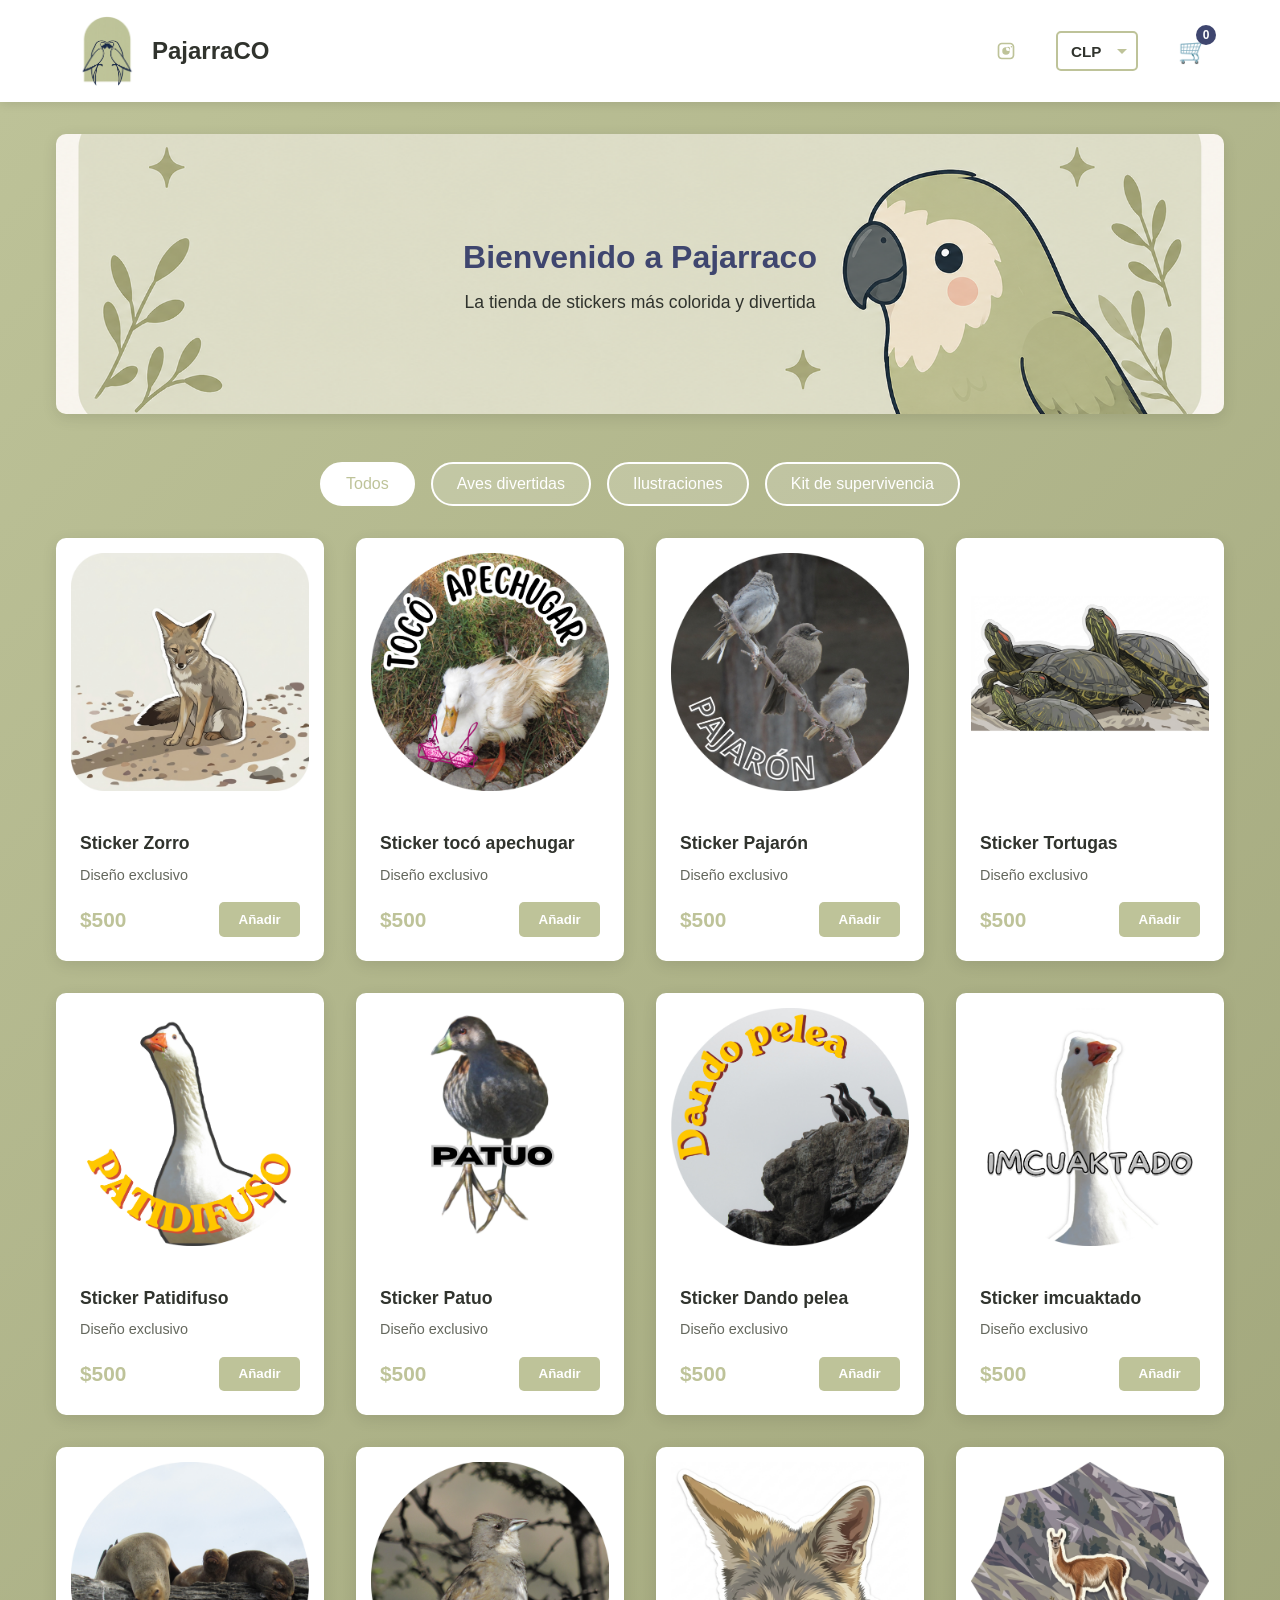
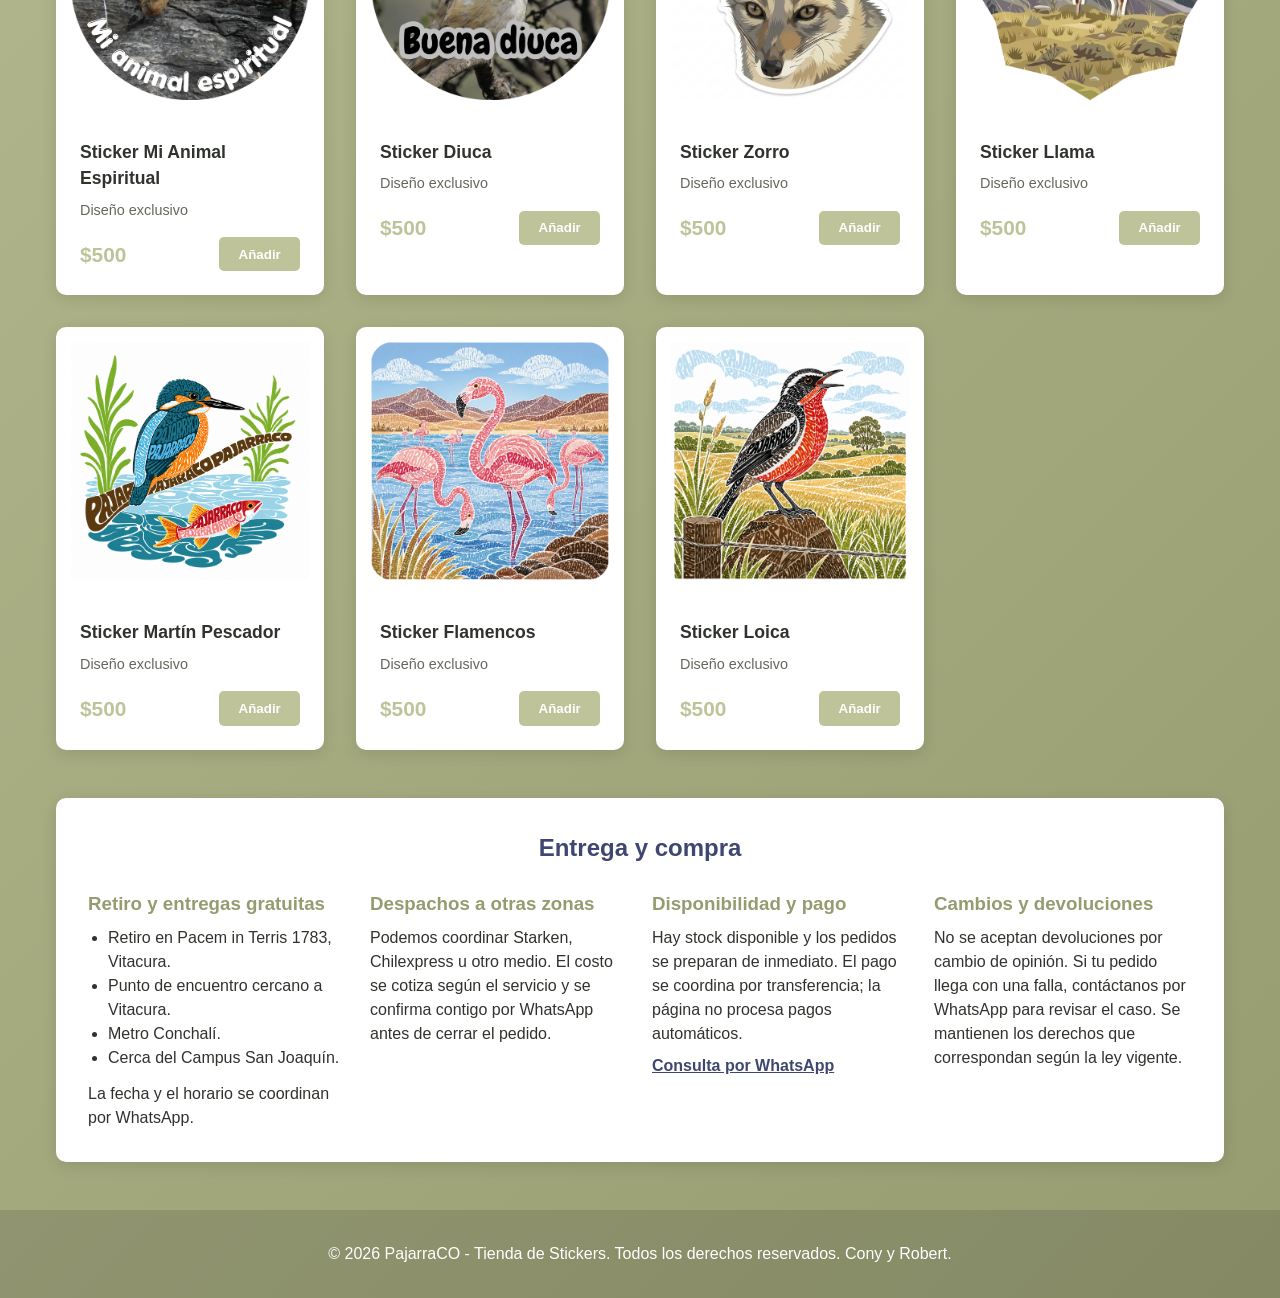
<file: index.html>
<!DOCTYPE html>
<html lang="es">
<head>
    <meta charset="UTF-8">
    <meta name="viewport" content="width=device-width, initial-scale=1.0">
    <title>PajarraCO - Tienda de Stickers</title>
    <link rel="stylesheet" href="styles.css">
</head>
<body data-whatsapp-phone="56975297791">
    <header>
        <nav>
            <a href="#" class="logo">
                <img src="assets/images/logos.png" alt="Logo Pajarraco" class="logo-img">
                PajarraCO
            </a>
            <div class="nav-right">
                <a href="https://www.instagram.com/pajarra_co" target="_blank" rel="noopener noreferrer" class="instagram-btn" aria-label="Instagram @pajarra_co" title="Instagram @pajarra_co">
                    <!-- Instagram SVG icon -->
                    <svg xmlns="http://www.w3.org/2000/svg" viewBox="0 0 24 24" width="20" height="20" fill="currentColor" aria-hidden="true">
                        <path d="M7 2C4.243 2 2 4.243 2 7v10c0 2.757 2.243 5 5 5h10c2.757 0 5-2.243 5-5V7c0-2.757-2.243-5-5-5H7zm0 2h10c1.654 0 3 1.346 3 3v10c0 1.654-1.346 3-3 3H7c-1.654 0-3-1.346-3-3V7c0-1.654 1.346-3 3-3zm5 3.5A4.5 4.5 0 1 0 16.5 12 4.505 4.505 0 0 0 12 7.5zm0 2A2.5 2.5 0 1 1 14.5 12 2.503 2.503 0 0 1 12 9.5zM18.5 6a.9.9 0 1 1-.9.9.9.9 0 0 1 .9-.9z"/>
                    </svg>
                </a>
                <select id="currencySelect" class="currency-selector">
                    <option value="clp">CLP</option>
                    <option value="usd">USD</option>
                </select>
                <div class="cart-icon" id="cartIcon">
                    🛒
                    <span class="cart-count" id="cartCount">0</span>
                </div>
            </div>
        </nav>
    </header>

    <main>
        <div class="hero">
            <h1>Bienvenido a Pajarraco</h1>
            <p>La tienda de stickers más colorida y divertida </p>
        </div>

        <div class="filters">
            <button class="filter-btn active" data-filter="all">Todos</button>
            <button class="filter-btn" data-filter="aves">Aves divertidas</button>
            <button class="filter-btn" data-filter="ilustraciones">Ilustraciones</button>
            <button class="filter-btn" data-filter="kit">Kit de supervivencia</button>
        </div>

        <div class="products-grid" id="productsGrid">
            <!-- Los productos se cargarán aquí con JavaScript -->
        </div>

        <section class="store-info" aria-labelledby="storeInfoTitle">
            <h2 id="storeInfoTitle">Entrega y compra</h2>
            <div class="store-info-grid">
                <article>
                    <h3>Retiro y entregas gratuitas</h3>
                    <ul>
                        <li>Retiro en Pacem in Terris 1783, Vitacura.</li>
                        <li>Punto de encuentro cercano a Vitacura.</li>
                        <li>Metro Conchalí.</li>
                        <li>Cerca del Campus San Joaquín.</li>
                    </ul>
                    <p>La fecha y el horario se coordinan por WhatsApp.</p>
                </article>
                <article>
                    <h3>Despachos a otras zonas</h3>
                    <p>Podemos coordinar Starken, Chilexpress u otro medio. El costo se cotiza según el servicio y se confirma contigo por WhatsApp antes de cerrar el pedido.</p>
                </article>
                <article>
                    <h3>Disponibilidad y pago</h3>
                    <p>Hay stock disponible y los pedidos se preparan de inmediato. El pago se coordina por transferencia; la página no procesa pagos automáticos.</p>
                    <p><a href="https://wa.me/56975297791">Consulta por WhatsApp</a></p>
                </article>
                <article>
                    <h3>Cambios y devoluciones</h3>
                    <p>No se aceptan devoluciones por cambio de opinión. Si tu pedido llega con una falla, contáctanos por WhatsApp para revisar el caso. Se mantienen los derechos que correspondan según la ley vigente.</p>
                </article>
            </div>
        </section>
    </main>

    <footer>
        <p>&copy; 2026 PajarraCO - Tienda de Stickers. Todos los derechos reservados. Cony y Robert. </p>
    </footer>

    <!-- Modal del Carrito -->
    <div class="modal" id="cartModal">
        <div class="modal-content">
            <div class="modal-header">
                <h2>Tu Carrito</h2>
                <button class="close-btn" id="closeCart">&times;</button>
            </div>
            <div id="cartItems"></div>
            <div class="cart-summary">
                <div class="summary-row">
                    <span>Subtotal:</span>
                    <span id="subtotal">$0</span>
                </div>
                <div class="summary-row">
                    <span>Envío:</span>
                    <span id="shipping">$0</span>
                </div>
                <div class="summary-row total">
                    <span>Total:</span>
                    <span id="total">$0</span>
                </div>
            </div>
            <div class="checkout-fields">
                <label for="customerName">Nombre y apellido</label>
                <input id="customerName" type="text" autocomplete="name" maxlength="100" required>

                <label for="deliveryMethod">¿Cómo prefieres recibir tu pedido?</label>
                <select id="deliveryMethod" required>
                    <option value="">Elige una opción</option>
                    <option value="pickup">Retiro gratuito en Pacem in Terris 1783, Vitacura</option>
                    <option value="vitacura">Entrega gratuita en un punto cercano a Vitacura</option>
                    <option value="conchali">Entrega gratuita en Metro Conchalí</option>
                    <option value="san-joaquin">Entrega gratuita cerca del Campus San Joaquín</option>
                    <option value="courier">Despacho por Starken, Chilexpress u otro (costo por cotizar)</option>
                </select>

                <div id="courierAddressGroup" hidden>
                    <label for="courierAddress">Comuna y dirección de destino</label>
                    <textarea id="courierAddress" rows="2" maxlength="240" autocomplete="street-address"></textarea>
                </div>

                <label for="deliveryNotes">Preferencia de horario o indicaciones (opcional)</label>
                <textarea id="deliveryNotes" rows="2" maxlength="300"></textarea>
            </div>
            <p class="checkout-note">El pedido se envía por WhatsApp. El pago se coordina por transferencia; este sitio no procesa pagos automáticos.</p>
            <button class="checkout-btn" id="checkoutBtn" type="button">Pedir por WhatsApp</button>
        </div>
    </div>

    <script src="shop.js"></script>
    <script>
        // Tasas de conversión (ejemplo - actualizar según sea necesario)
        const exchangeRate = {
            clp: 1,      // Base
            usd: 0.0012  // 1 CLP ≈ 0.0012 USD
        };

        // Base de datos de productos
        const products = [
            { 
                id: 1, 
                name: 'Sticker Zorro', 
                category: 'ilustraciones', 
                price: 500, 
                image: 'assets/images/zorro.png'
            },
            { 
                id: 2, 
                name: 'Sticker tocó apechugar', 
                category: 'aves', 
                price: 500, 
                image: 'assets/images/apechugar.png'
            },
            { 
                id: 3, 
                name: 'Sticker Pajarón', 
                category: 'aves', 
                price: 500, 
                image: 'assets/images/pajaron.png'
            },
            { 
                id: 4, 
                name: 'Sticker Tortugas', 
                category: 'ilustraciones', 
                price: 500, 
                image: 'assets/images/tortugas.png'
            },
            { 
                id: 5, 
                name: 'Sticker Patidifuso', 
                category: 'aves', 
                price: 500, 
                image: 'assets/images/patidifuso.png'
            },
            { 
                id: 6, 
                name: 'Sticker Patuo', 
                category: 'aves', 
                price: 500, 
                image: 'assets/images/patuo.png'
            },
            { 
                id: 7, 
                name: 'Sticker Dando pelea', 
                category: 'kit', 
                price: 500, 
                image: 'assets/images/dando pelea.png'
            },
            { 
                id: 8, 
                name: 'Sticker imcuaktado', 
                category: 'aves', 
                price: 500, 
                image: 'assets/images/imcuaktado.png'
            },
            { 
                id: 9, 
                name: 'Sticker Mi Animal Espiritual', 
                category: 'kit', 
                price: 500, 
                image: 'assets/images/animalespiritual.png'
            },
            { 
                id: 10, 
                name: 'Sticker Diuca', 
                category: 'aves', 
                price: 500, 
                image: 'assets/images/diuca.png'
            },
            { 
                id: 11, 
                name: 'Sticker Zorro', 
                category: 'ilustraciones', 
                price: 500, 
                image: 'assets/images/zorro2.png'
            },
            { 
                id: 12, 
                name: 'Sticker Llama', 
                category: 'ilustraciones', 
                price: 500, 
                image: 'assets/images/llama.png'
            },
            { 
                id: 13, 
                name: 'Sticker Martín Pescador', 
                category: 'ilustraciones', 
                price: 500, 
                image: 'assets/images/martin.png'
            },
            { 
                id: 14, 
                name: 'Sticker Flamencos', 
                category: 'ilustraciones', 
                price: 500, 
                image: 'assets/images/flamenco.png'
            },
            { 
                id: 15, 
                name: 'Sticker Loica', 
                category: 'ilustraciones', 
                price: 500, 
                image: 'assets/images/loica.png'
            },
        ];

        let cart = [];
        let currentFilter = 'all';
        let currentCurrency = 'clp';

        // Elementos del DOM
        const productsGrid = document.getElementById('productsGrid');
        const cartIcon = document.getElementById('cartIcon');
        const cartModal = document.getElementById('cartModal');
        const closeCartBtn = document.getElementById('closeCart');
        const checkoutBtn = document.getElementById('checkoutBtn');
        const filterBtns = document.querySelectorAll('.filter-btn');
        const currencySelect = document.getElementById('currencySelect');
        const customerNameInput = document.getElementById('customerName');
        const deliveryMethodSelect = document.getElementById('deliveryMethod');
        const courierAddressGroup = document.getElementById('courierAddressGroup');
        const courierAddressInput = document.getElementById('courierAddress');
        const deliveryNotesInput = document.getElementById('deliveryNotes');

        // Inicializar la página
        function init() {
            renderProducts();
            setupEventListeners();
            loadCartFromStorage();
            loadCurrencyFromStorage();
            updateCartCount();
        }

        // Función para obtener el símbolo de moneda
        function getCurrencySymbol() {
            return currentCurrency === 'usd' ? 'US$' : '$';
        }

        // Función para convertir precios
        function convertPrice(price) {
            return Math.round(price * exchangeRate[currentCurrency]);
        }

        // Función para formatear precios con o sin decimales según la moneda
        function formatPrice(price) {
            const converted = convertPrice(price);
            if (currentCurrency === 'clp') {
                return converted.toString();
            } else {
                return converted.toFixed(2);
            }
        }

        // Renderizar productos
        function renderProducts() {
            const filteredProducts = currentFilter === 'all' 
                ? products 
                : products.filter(p => p.category === currentFilter);

            productsGrid.innerHTML = filteredProducts.map(product => `
                <div class="product-card">
                    <div class="product-image">
                        <img src="${product.image}" alt="${product.name}">
                    </div>
                    <div class="product-info">
                        <div class="product-name">${product.name}</div>
                        <div class="product-description">Diseño exclusivo</div>
                        <div class="product-footer">
                            <span class="price">${getCurrencySymbol()}${formatPrice(product.price)}</span>
                            <button class="add-to-cart-btn" onclick="addToCart(${product.id})">Añadir</button>
                        </div>
                    </div>
                </div>
            `).join('');
        }

        // Configurar event listeners
        function setupEventListeners() {
            cartIcon.addEventListener('click', openCart);
            closeCartBtn.addEventListener('click', closeCart);
            cartModal.addEventListener('click', (e) => {
                if (e.target === cartModal) closeCart();
            });

            filterBtns.forEach(btn => {
                btn.addEventListener('click', () => {
                    filterBtns.forEach(b => b.classList.remove('active'));
                    btn.classList.add('active');
                    currentFilter = btn.dataset.filter;
                    renderProducts();
                });
            });

            currencySelect.addEventListener('change', (e) => {
                currentCurrency = e.target.value;
                saveCurrencyToStorage();
                renderProducts();
                if (cart.length > 0) {
                    updateCartTotals();
                }
            });

            deliveryMethodSelect.addEventListener('change', () => {
                updateDeliveryFields();
                updateCartTotals();
            });

            courierAddressInput.addEventListener('input', () => courierAddressInput.setCustomValidity(''));
            checkoutBtn.addEventListener('click', checkout);
            updateDeliveryFields();
        }

        // Agregar al carrito
        function addToCart(productId) {
            const product = products.find(p => p.id === productId);
            const existingItem = cart.find(item => item.id === productId);

            if (existingItem) {
                existingItem.quantity++;
            } else {
                cart.push({ ...product, quantity: 1 });
            }

            saveCartToStorage();
            updateCartCount();
            showAddedNotification();
        }

        // Mostrar notificación
        function showAddedNotification() {
            const btn = event.target;
            const originalText = btn.textContent;
            btn.textContent = '✓ Añadido';
            btn.style.background = '#51cf66';
            setTimeout(() => {
                btn.textContent = originalText;
                btn.style.background = '';
            }, 1500);
        }

        // Actualizar cantidad de artículos en el carrito
        function updateCartCount() {
            const count = cart.reduce((sum, item) => sum + item.quantity, 0);
            document.getElementById('cartCount').textContent = count;
        }

        // Abrir carrito
        function openCart() {
            renderCart();
            cartModal.classList.add('active');
        }

        // Cerrar carrito
        function closeCart() {
            cartModal.classList.remove('active');
        }

        // Renderizar carrito
        function renderCart() {
            const cartItemsDiv = document.getElementById('cartItems');

            if (cart.length === 0) {
                cartItemsDiv.innerHTML = '<div class="empty-cart">Tu carrito está vacío 😢</div>';
                checkoutBtn.disabled = true;
                updateCartTotals();
                return;
            }

            checkoutBtn.disabled = false;

            cartItemsDiv.innerHTML = cart.map((item, index) => `
                <div class="cart-item">
                    <div class="cart-item-info">
                        <div class="cart-item-name">${item.emoji} ${item.name}</div>
                        <div class="cart-item-price">${getCurrencySymbol()}${formatPrice(item.price)}</div>
                        <div class="cart-item-quantity">
                            <button class="quantity-btn" onclick="updateQuantity(${index}, -1)">-</button>
                            <span>${item.quantity}</span>
                            <button class="quantity-btn" onclick="updateQuantity(${index}, 1)">+</button>
                        </div>
                    </div>
                    <button class="remove-btn" onclick="removeFromCart(${index})">Eliminar</button>
                </div>
            `).join('');

            updateCartTotals();
        }

        // Actualizar cantidad
        function updateQuantity(index, change) {
            const newQuantity = cart[index].quantity + change;
            if (newQuantity > 0) {
                cart[index].quantity = newQuantity;
            } else {
                removeFromCart(index);
            }
            saveCartToStorage();
            updateCartCount();
            renderCart();
        }

        // Eliminar del carrito
        function removeFromCart(index) {
            cart.splice(index, 1);
            saveCartToStorage();
            updateCartCount();
            renderCart();
        }

        // Actualizar totales
        function updateCartTotals() {
            const subtotal = cart.reduce((sum, item) => sum + (convertPrice(item.price) * item.quantity), 0);
            const deliveryMethod = deliveryMethodSelect.value;
            const freeDelivery = ['pickup', 'vitacura', 'conchali', 'san-joaquin'].includes(deliveryMethod);
            const shippingText = !cart.length
                ? `${getCurrencySymbol()}0`
                : freeDelivery
                    ? `${getCurrencySymbol()}0`
                    : deliveryMethod === 'courier'
                        ? 'Por cotizar'
                        : 'A coordinar';
            const totalText = !cart.length
                ? `${getCurrencySymbol()}0`
                : freeDelivery
                    ? `${getCurrencySymbol()}${currentCurrency === 'clp' ? subtotal : subtotal.toFixed(2)}`
                    : 'Por confirmar';

            if (currentCurrency === 'clp') {
                document.getElementById('subtotal').textContent = `${getCurrencySymbol()}${subtotal}`;
            } else {
                document.getElementById('subtotal').textContent = `${getCurrencySymbol()}${subtotal.toFixed(2)}`;
            }
            document.getElementById('shipping').textContent = shippingText;
            document.getElementById('total').textContent = totalText;
        }

        function updateDeliveryFields() {
            const isCourier = deliveryMethodSelect.value === 'courier';
            courierAddressGroup.hidden = !isCourier;
            courierAddressInput.required = isCourier;
            if (!isCourier) courierAddressInput.setCustomValidity('');
        }

        // Finalizar compra
        function checkout() {
            if (cart.length === 0) return;

            customerNameInput.setCustomValidity(customerNameInput.value.trim() ? '' : 'Ingresa tu nombre y apellido.');
            if (!customerNameInput.reportValidity() || !deliveryMethodSelect.reportValidity()) return;

            const deliveryMethod = deliveryMethodSelect.value;
            const isCourier = deliveryMethod === 'courier';
            if (isCourier) {
                courierAddressInput.setCustomValidity(courierAddressInput.value.trim() ? '' : 'Ingresa la comuna y dirección de destino.');
                if (!courierAddressInput.reportValidity()) return;
            }

            const subtotal = cart.reduce((sum, item) => sum + (convertPrice(item.price) * item.quantity), 0);
            const totalText = currentCurrency === 'clp' ? subtotal.toString() : subtotal.toFixed(2);
            const deliveryLabel = deliveryMethodSelect.options[deliveryMethodSelect.selectedIndex].textContent;
            const message = [
                '¡Hola Cony y Robert! 🐦 Me gustaría hacer el siguiente pedido en PajarraCO:',
                `Nombre: ${customerNameInput.value.trim()}`,
                '',
                ...cart.map(item =>
                    `▪️ ${item.quantity}x ${item.name} (${getCurrencySymbol()}${formatPrice(item.price)} c/u)`
                ),
                '',
                `📦 Entrega: ${deliveryLabel}`,
                ...(isCourier ? [`Dirección: ${courierAddressInput.value.trim()}`] : []),
                ...(deliveryNotesInput.value.trim() ? [`Indicaciones: ${deliveryNotesInput.value.trim()}`] : []),
                ...(isCourier
                    ? ['Costo de envío: por cotizar.', `Subtotal de productos: ${getCurrencySymbol()}${totalText}`, 'El total final se confirma después de cotizar el envío.']
                    : [`Envío: ${getCurrencySymbol()}0 (gratuito)`, `Total: ${getCurrencySymbol()}${totalText}`]),
                '',
                'Quisiera coordinar el pago por transferencia. Por favor, envíenme los datos para pagar. ¡Gracias!'
            ].join('\n');

            if (!openWhatsAppOrder(message)) return;

            customerNameInput.value = '';
            deliveryMethodSelect.value = '';
            courierAddressInput.value = '';
            deliveryNotesInput.value = '';
            updateDeliveryFields();
            cart = [];
            saveCartToStorage();
            updateCartCount();
            closeCart();
            renderCart();
        }

        // Guardar carrito en localStorage
        function saveCartToStorage() {
            localStorage.setItem('pajarracoCart', JSON.stringify(cart));
        }

        // Cargar carrito de localStorage
        function loadCartFromStorage() {
            const savedCart = localStorage.getItem('pajarracoCart');
            if (savedCart) {
                cart = JSON.parse(savedCart);
            }
        }

        // Guardar moneda en localStorage
        function saveCurrencyToStorage() {
            localStorage.setItem('pajarracoCurrency', currentCurrency);
        }

        // Cargar moneda de localStorage
        function loadCurrencyFromStorage() {
            const savedCurrency = localStorage.getItem('pajarracoCurrency');
            if (savedCurrency) {
                currentCurrency = savedCurrency;
                currencySelect.value = savedCurrency;
            }
        }

        // Iniciar cuando el DOM esté listo
        document.addEventListener('DOMContentLoaded', init);
    </script>
</body>
</html>
</file>
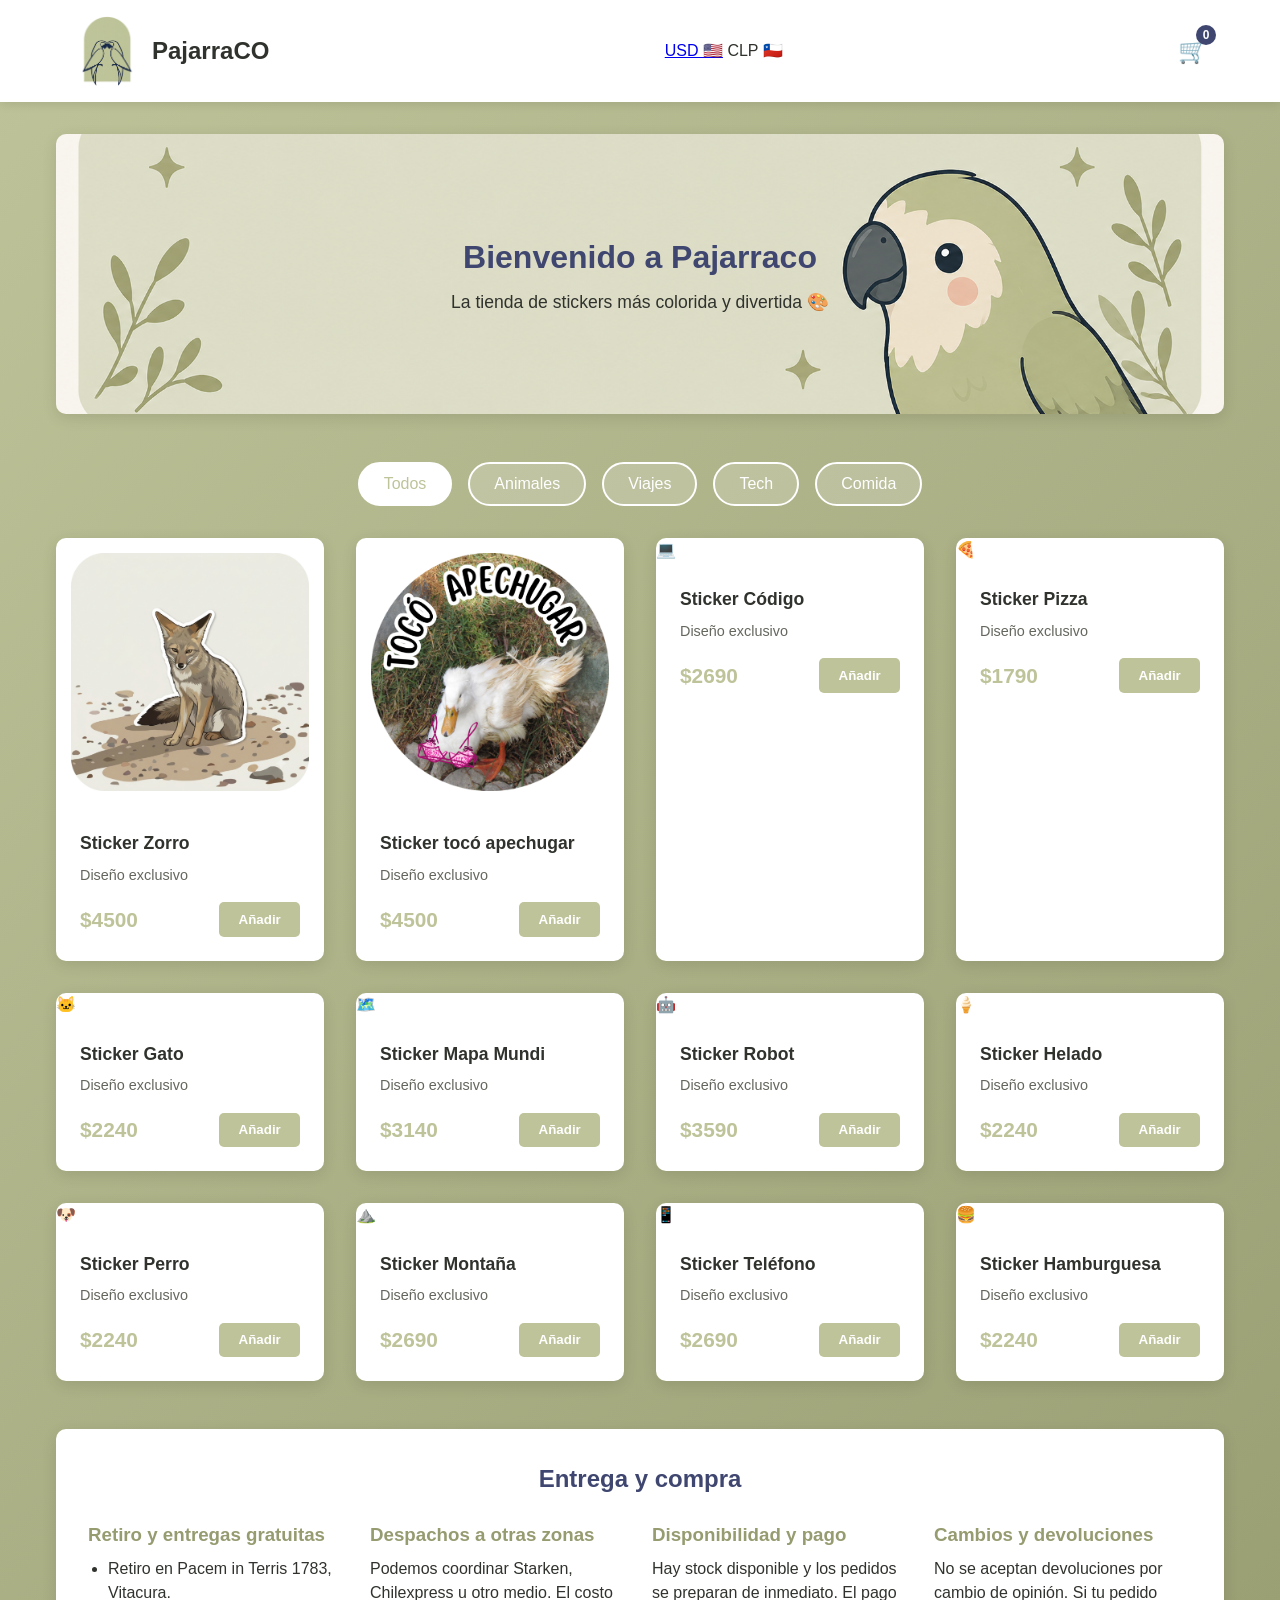
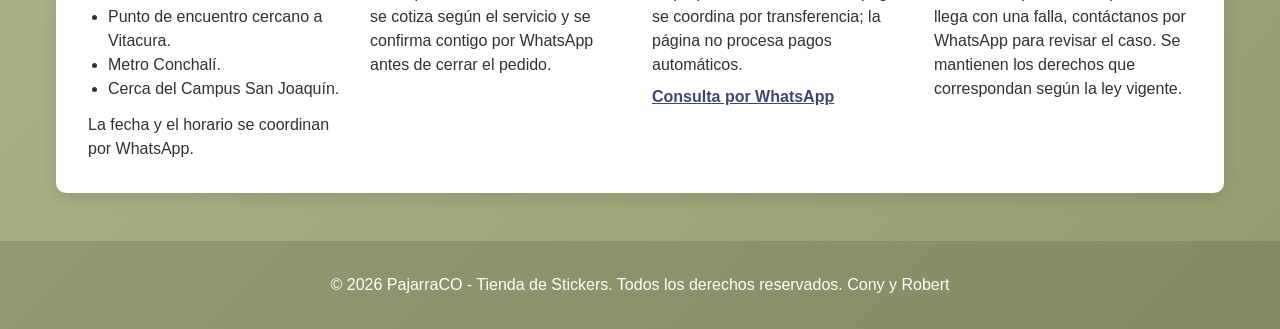
<file: index-clp.html>
<!DOCTYPE html>
<html lang="es">
<head>
    <meta charset="UTF-8">
    <meta name="viewport" content="width=device-width, initial-scale=1.0">
    <title>PajarraCO - Tienda de Stickers (CLP)</title>
    <link rel="stylesheet" href="styles.css">
</head>
<body data-whatsapp-phone="56975297791">
    <header>
        <nav>
            <a href="#" class="logo">
                <img src="assets/images/logos.png" alt="Logo Pajarraco" class="logo-img">
                PajarraCO
            </a>
            <div class="currency-nav">
                <a href="index-usd.html" class="currency-link">USD 🇺🇸</a>
                <span class="currency-label">CLP 🇨🇱</span>
            </div>
            <div class="cart-icon" id="cartIcon">
                🛒
                <span class="cart-count" id="cartCount">0</span>
            </div>
        </nav>
    </header>

    <main>
        <div class="hero">
            <h1>Bienvenido a Pajarraco</h1>
            <p>La tienda de stickers más colorida y divertida 🎨</p>
        </div>

        <div class="filters">
            <button class="filter-btn active" data-filter="all">Todos</button>
            <button class="filter-btn" data-filter="animales">Animales</button>
            <button class="filter-btn" data-filter="viajes">Viajes</button>
            <button class="filter-btn" data-filter="tech">Tech</button>
            <button class="filter-btn" data-filter="comida">Comida</button>
        </div>

        <div class="products-grid" id="productsGrid">
            <!-- Los productos se cargarán aquí con JavaScript -->
        </div>

        <section class="store-info" aria-labelledby="storeInfoTitle">
            <h2 id="storeInfoTitle">Entrega y compra</h2>
            <div class="store-info-grid">
                <article>
                    <h3>Retiro y entregas gratuitas</h3>
                    <ul>
                        <li>Retiro en Pacem in Terris 1783, Vitacura.</li>
                        <li>Punto de encuentro cercano a Vitacura.</li>
                        <li>Metro Conchalí.</li>
                        <li>Cerca del Campus San Joaquín.</li>
                    </ul>
                    <p>La fecha y el horario se coordinan por WhatsApp.</p>
                </article>
                <article>
                    <h3>Despachos a otras zonas</h3>
                    <p>Podemos coordinar Starken, Chilexpress u otro medio. El costo se cotiza según el servicio y se confirma contigo por WhatsApp antes de cerrar el pedido.</p>
                </article>
                <article>
                    <h3>Disponibilidad y pago</h3>
                    <p>Hay stock disponible y los pedidos se preparan de inmediato. El pago se coordina por transferencia; la página no procesa pagos automáticos.</p>
                    <p><a href="https://wa.me/56975297791">Consulta por WhatsApp</a></p>
                </article>
                <article>
                    <h3>Cambios y devoluciones</h3>
                    <p>No se aceptan devoluciones por cambio de opinión. Si tu pedido llega con una falla, contáctanos por WhatsApp para revisar el caso. Se mantienen los derechos que correspondan según la ley vigente.</p>
                </article>
            </div>
        </section>
    </main>

    <footer>
        <p>&copy; 2026 PajarraCO - Tienda de Stickers. Todos los derechos reservados. Cony y Robert</p>
    </footer>

    <div class="modal" id="cartModal">
        <div class="modal-content">
            <div class="modal-header">
                <h2>Tu Carrito</h2>
                <button class="close-btn" id="closeCart">&times;</button>
            </div>
            <div id="cartItems"></div>
            <div class="cart-summary">
                <div class="summary-row">
                    <span>Subtotal:</span>
                    <span id="subtotal">$0</span>
                </div>
                <div class="summary-row">
                    <span>Envío:</span>
                    <span id="shipping">$0</span>
                </div>
                <div class="summary-row total">
                    <span>Total:</span>
                    <span id="total">$0</span>
                </div>
            </div>
            <div class="checkout-fields">
                <label for="customerName">Nombre y apellido</label>
                <input id="customerName" type="text" autocomplete="name" maxlength="100" required>

                <label for="deliveryMethod">¿Cómo prefieres recibir tu pedido?</label>
                <select id="deliveryMethod" required>
                    <option value="">Elige una opción</option>
                    <option value="pickup">Retiro gratuito en Pacem in Terris 1783, Vitacura</option>
                    <option value="vitacura">Entrega gratuita en un punto cercano a Vitacura</option>
                    <option value="conchali">Entrega gratuita en Metro Conchalí</option>
                    <option value="san-joaquin">Entrega gratuita cerca del Campus San Joaquín</option>
                    <option value="courier">Despacho por Starken, Chilexpress u otro (costo por cotizar)</option>
                </select>

                <div id="courierAddressGroup" hidden>
                    <label for="courierAddress">Comuna y dirección de destino</label>
                    <textarea id="courierAddress" rows="2" maxlength="240" autocomplete="street-address"></textarea>
                </div>

                <label for="deliveryNotes">Preferencia de horario o indicaciones (opcional)</label>
                <textarea id="deliveryNotes" rows="2" maxlength="300"></textarea>
            </div>
            <p class="checkout-note">El pedido se envía por WhatsApp. El pago se coordina por transferencia; este sitio no procesa pagos automáticos.</p>
            <button class="checkout-btn" id="checkoutBtn" type="button">Pedir por WhatsApp</button>
        </div>
    </div>

    <script src="shop.js"></script>
    <script>
        const CURRENCY = {
            symbol: '$',
            name: 'CLP',
            storageKey: 'pajarracoCart-clp'
        };

        const PRODUCTS_CLP = [
            { id: 1, name: 'Sticker Zorro', category: 'animales', price: 4500, image: 'assets/images/zorro.png' },
            { id: 2, name: 'Sticker tocó apechugar', category: 'animales', price: 4500, image: 'assets/images/apechugar.png' },
            { id: 3, name: 'Sticker Código', category: 'tech', price: 2690, emoji: '💻' },
            { id: 4, name: 'Sticker Pizza', category: 'comida', price: 1790, emoji: '🍕' },
            { id: 5, name: 'Sticker Gato', category: 'animales', price: 2240, emoji: '🐱' },
            { id: 6, name: 'Sticker Mapa Mundi', category: 'viajes', price: 3140, emoji: '🗺️' },
            { id: 7, name: 'Sticker Robot', category: 'tech', price: 3590, emoji: '🤖' },
            { id: 8, name: 'Sticker Helado', category: 'comida', price: 2240, emoji: '🍦' },
            { id: 9, name: 'Sticker Perro', category: 'animales', price: 2240, emoji: '🐶' },
            { id: 10, name: 'Sticker Montaña', category: 'viajes', price: 2690, emoji: '⛰️' },
            { id: 11, name: 'Sticker Teléfono', category: 'tech', price: 2690, emoji: '📱' },
            { id: 12, name: 'Sticker Hamburguesa', category: 'comida', price: 2240, emoji: '🍔' }
        ];

        window.addEventListener('DOMContentLoaded', () => {
            initializeShop(PRODUCTS_CLP, CURRENCY);
        });
    </script>
</body>
</html>
</file>
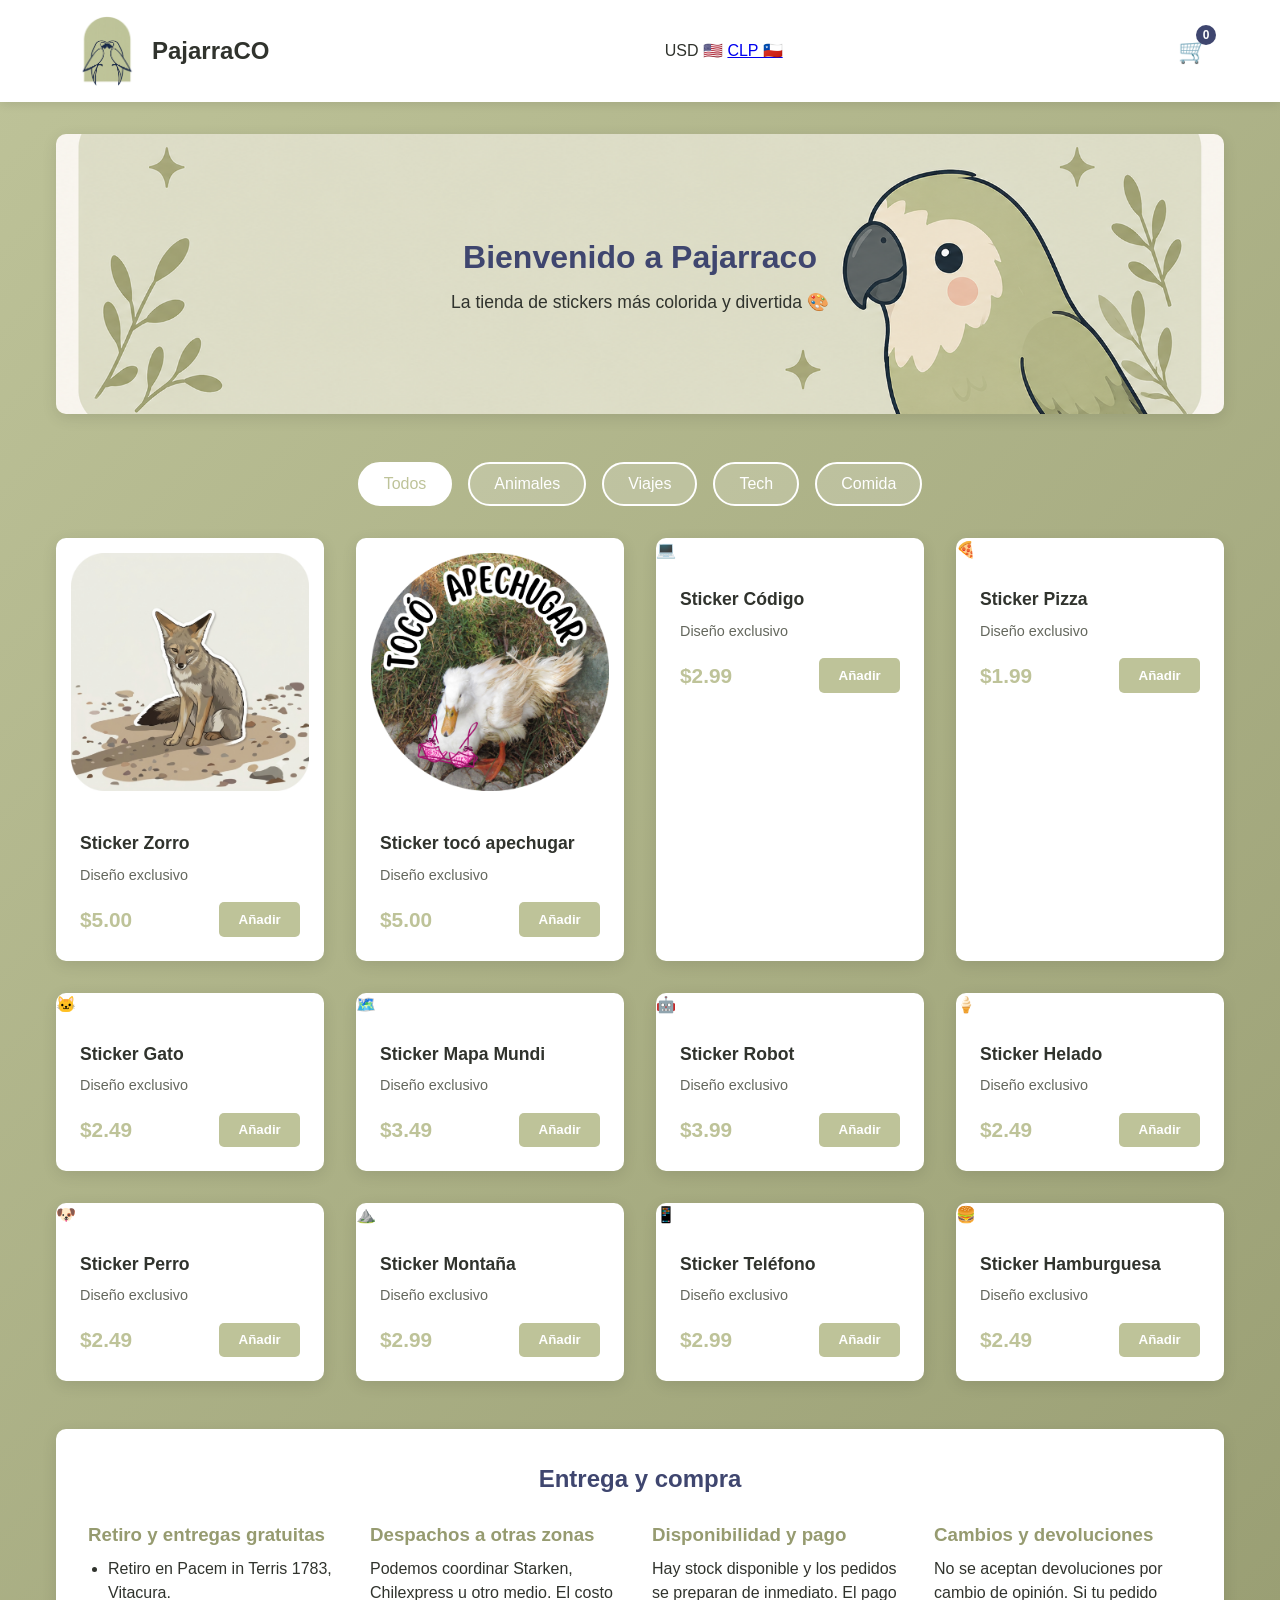
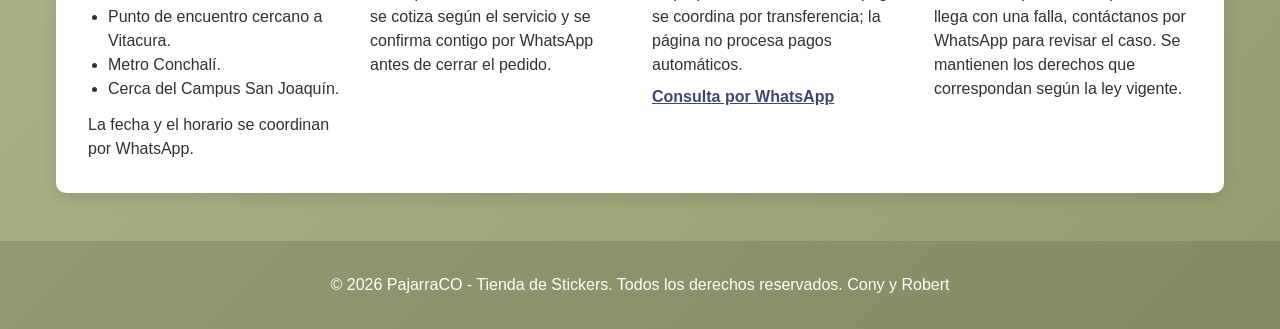
<file: index-usd.html>
<!DOCTYPE html>
<html lang="es">
<head>
    <meta charset="UTF-8">
    <meta name="viewport" content="width=device-width, initial-scale=1.0">
    <title>PajarraCO - Tienda de Stickers (USD)</title>
    <link rel="stylesheet" href="styles.css">
</head>
<body data-whatsapp-phone="56975297791">
    <header>
        <nav>
            <a href="#" class="logo">
                <img src="assets/images/logos.png" alt="Logo Pajarraco" class="logo-img">
                PajarraCO
            </a>
            <div class="currency-nav">
                <span class="currency-label">USD 🇺🇸</span>
                <a href="index-clp.html" class="currency-link">CLP 🇨🇱</a>
            </div>
            <div class="cart-icon" id="cartIcon">
                🛒
                <span class="cart-count" id="cartCount">0</span>
            </div>
        </nav>
    </header>

    <main>
        <div class="hero">
            <h1>Bienvenido a Pajarraco</h1>
            <p>La tienda de stickers más colorida y divertida 🎨</p>
        </div>

        <div class="filters">
            <button class="filter-btn active" data-filter="all">Todos</button>
            <button class="filter-btn" data-filter="animales">Animales</button>
            <button class="filter-btn" data-filter="viajes">Viajes</button>
            <button class="filter-btn" data-filter="tech">Tech</button>
            <button class="filter-btn" data-filter="comida">Comida</button>
        </div>

        <div class="products-grid" id="productsGrid">
            <!-- Los productos se cargarán aquí con JavaScript -->
        </div>

        <section class="store-info" aria-labelledby="storeInfoTitle">
            <h2 id="storeInfoTitle">Entrega y compra</h2>
            <div class="store-info-grid">
                <article>
                    <h3>Retiro y entregas gratuitas</h3>
                    <ul>
                        <li>Retiro en Pacem in Terris 1783, Vitacura.</li>
                        <li>Punto de encuentro cercano a Vitacura.</li>
                        <li>Metro Conchalí.</li>
                        <li>Cerca del Campus San Joaquín.</li>
                    </ul>
                    <p>La fecha y el horario se coordinan por WhatsApp.</p>
                </article>
                <article>
                    <h3>Despachos a otras zonas</h3>
                    <p>Podemos coordinar Starken, Chilexpress u otro medio. El costo se cotiza según el servicio y se confirma contigo por WhatsApp antes de cerrar el pedido.</p>
                </article>
                <article>
                    <h3>Disponibilidad y pago</h3>
                    <p>Hay stock disponible y los pedidos se preparan de inmediato. El pago se coordina por transferencia; la página no procesa pagos automáticos.</p>
                    <p><a href="https://wa.me/56975297791">Consulta por WhatsApp</a></p>
                </article>
                <article>
                    <h3>Cambios y devoluciones</h3>
                    <p>No se aceptan devoluciones por cambio de opinión. Si tu pedido llega con una falla, contáctanos por WhatsApp para revisar el caso. Se mantienen los derechos que correspondan según la ley vigente.</p>
                </article>
            </div>
        </section>
    </main>

    <footer>
        <p>&copy; 2026 PajarraCO - Tienda de Stickers. Todos los derechos reservados. Cony y Robert</p>
    </footer>

    <div class="modal" id="cartModal">
        <div class="modal-content">
            <div class="modal-header">
                <h2>Tu Carrito</h2>
                <button class="close-btn" id="closeCart">&times;</button>
            </div>
            <div id="cartItems"></div>
            <div class="cart-summary">
                <div class="summary-row">
                    <span>Subtotal:</span>
                    <span id="subtotal">$0.00</span>
                </div>
                <div class="summary-row">
                    <span>Envío:</span>
                    <span id="shipping">$0.00</span>
                </div>
                <div class="summary-row total">
                    <span>Total:</span>
                    <span id="total">$0.00</span>
                </div>
            </div>
            <div class="checkout-fields">
                <label for="customerName">Nombre y apellido</label>
                <input id="customerName" type="text" autocomplete="name" maxlength="100" required>

                <label for="deliveryMethod">¿Cómo prefieres recibir tu pedido?</label>
                <select id="deliveryMethod" required>
                    <option value="">Elige una opción</option>
                    <option value="pickup">Retiro gratuito en Pacem in Terris 1783, Vitacura</option>
                    <option value="vitacura">Entrega gratuita en un punto cercano a Vitacura</option>
                    <option value="conchali">Entrega gratuita en Metro Conchalí</option>
                    <option value="san-joaquin">Entrega gratuita cerca del Campus San Joaquín</option>
                    <option value="courier">Despacho por Starken, Chilexpress u otro (costo por cotizar)</option>
                </select>

                <div id="courierAddressGroup" hidden>
                    <label for="courierAddress">Comuna y dirección de destino</label>
                    <textarea id="courierAddress" rows="2" maxlength="240" autocomplete="street-address"></textarea>
                </div>

                <label for="deliveryNotes">Preferencia de horario o indicaciones (opcional)</label>
                <textarea id="deliveryNotes" rows="2" maxlength="300"></textarea>
            </div>
            <p class="checkout-note">El pedido se envía por WhatsApp. El pago se coordina por transferencia; este sitio no procesa pagos automáticos.</p>
            <button class="checkout-btn" id="checkoutBtn" type="button">Pedir por WhatsApp</button>
        </div>
    </div>

    <script src="shop.js"></script>
    <script>
        const CURRENCY = {
            symbol: '$',
            name: 'USD',
            storageKey: 'pajarracoCart-usd'
        };

        const PRODUCTS_USD = [
            { id: 1, name: 'Sticker Zorro', category: 'animales', price: 5.00, image: 'assets/images/zorro.png' },
            { id: 2, name: 'Sticker tocó apechugar', category: 'animales', price: 5.00, image: 'assets/images/apechugar.png' },
            { id: 3, name: 'Sticker Código', category: 'tech', price: 2.99, emoji: '💻' },
            { id: 4, name: 'Sticker Pizza', category: 'comida', price: 1.99, emoji: '🍕' },
            { id: 5, name: 'Sticker Gato', category: 'animales', price: 2.49, emoji: '🐱' },
            { id: 6, name: 'Sticker Mapa Mundi', category: 'viajes', price: 3.49, emoji: '🗺️' },
            { id: 7, name: 'Sticker Robot', category: 'tech', price: 3.99, emoji: '🤖' },
            { id: 8, name: 'Sticker Helado', category: 'comida', price: 2.49, emoji: '🍦' },
            { id: 9, name: 'Sticker Perro', category: 'animales', price: 2.49, emoji: '🐶' },
            { id: 10, name: 'Sticker Montaña', category: 'viajes', price: 2.99, emoji: '⛰️' },
            { id: 11, name: 'Sticker Teléfono', category: 'tech', price: 2.99, emoji: '📱' },
            { id: 12, name: 'Sticker Hamburguesa', category: 'comida', price: 2.49, emoji: '🍔' }
        ];

        window.addEventListener('DOMContentLoaded', () => {
            initializeShop(PRODUCTS_USD, CURRENCY);
        });
    </script>
</body>
</html>
</file>
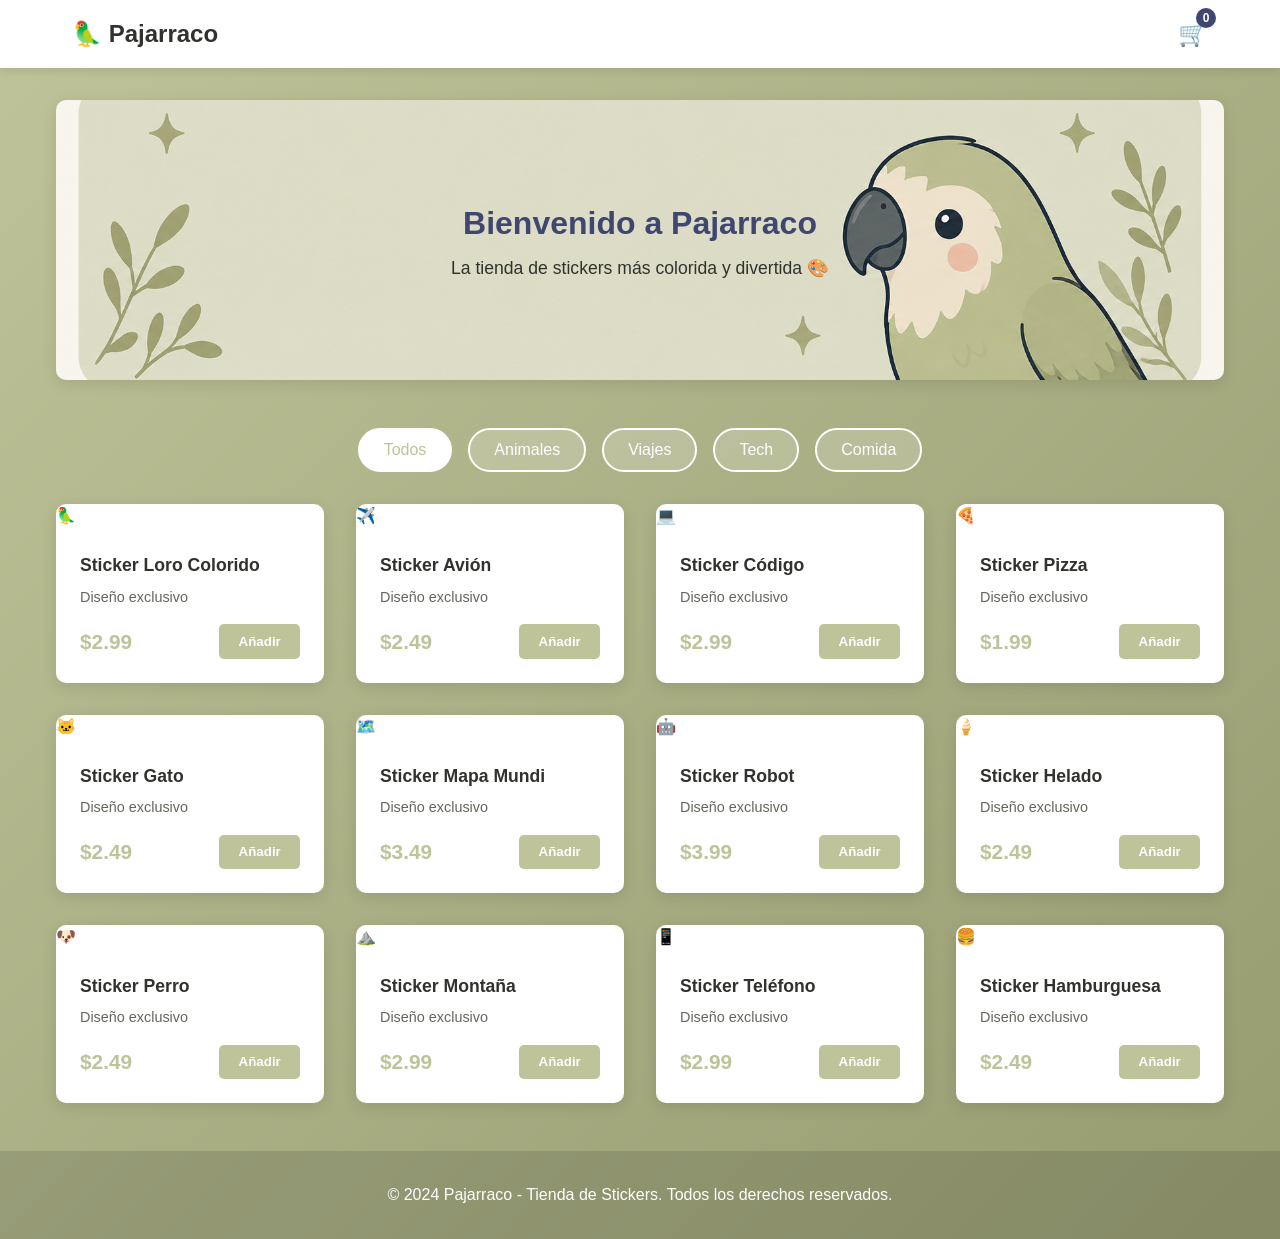
<file: main.html>
<!DOCTYPE html>
<html lang="es">
<head>
    <meta charset="UTF-8">
    <meta name="viewport" content="width=device-width, initial-scale=1.0">
    <title>Pajarraco - Tienda de Stickers</title>
    <link rel="stylesheet" href="styles.css">
</head>
<body>
    <header>
        <nav>
            <a href="#" class="logo">🦜 Pajarraco</a>
            <div class="cart-icon" id="cartIcon">
                🛒
                <span class="cart-count" id="cartCount">0</span>
            </div>
        </nav>
    </header>

    <main>
        <div class="hero">
            <h1>Bienvenido a Pajarraco</h1>
            <p>La tienda de stickers más colorida y divertida 🎨</p>
        </div>

        <div class="filters">
            <button class="filter-btn active" data-filter="all">Todos</button>
            <button class="filter-btn" data-filter="animales">Animales</button>
            <button class="filter-btn" data-filter="viajes">Viajes</button>
            <button class="filter-btn" data-filter="tech">Tech</button>
            <button class="filter-btn" data-filter="comida">Comida</button>
        </div>

        <div class="products-grid" id="productsGrid">
            <!-- Los productos se cargarán aquí con JavaScript -->
        </div>
    </main>

    <footer>
        <p>&copy; 2024 Pajarraco - Tienda de Stickers. Todos los derechos reservados.</p>
    </footer>

    <!-- Modal del Carrito -->
    <div class="modal" id="cartModal">
        <div class="modal-content">
            <div class="modal-header">
                <h2>Tu Carrito</h2>
                <button class="close-btn" id="closeCart">&times;</button>
            </div>
            <div id="cartItems"></div>
            <div class="cart-summary">
                <div class="summary-row">
                    <span>Subtotal:</span>
                    <span id="subtotal">$0.00</span>
                </div>
                <div class="summary-row">
                    <span>Envío:</span>
                    <span id="shipping">$0.00</span>
                </div>
                <div class="summary-row total">
                    <span>Total:</span>
                    <span id="total">$0.00</span>
                </div>
            </div>
            <button class="checkout-btn" id="checkoutBtn">Finalizar Compra</button>
        </div>
    </div>

    <script>
        // Base de datos de productos
        const products = [
            { id: 1, name: 'Sticker Loro Colorido', category: 'animales', price: 2.99, emoji: '🦜' },
            { id: 2, name: 'Sticker Avión', category: 'viajes', price: 2.49, emoji: '✈️' },
            { id: 3, name: 'Sticker Código', category: 'tech', price: 2.99, emoji: '💻' },
            { id: 4, name: 'Sticker Pizza', category: 'comida', price: 1.99, emoji: '🍕' },
            { id: 5, name: 'Sticker Gato', category: 'animales', price: 2.49, emoji: '🐱' },
            { id: 6, name: 'Sticker Mapa Mundi', category: 'viajes', price: 3.49, emoji: '🗺️' },
            { id: 7, name: 'Sticker Robot', category: 'tech', price: 3.99, emoji: '🤖' },
            { id: 8, name: 'Sticker Helado', category: 'comida', price: 2.49, emoji: '🍦' },
            { id: 9, name: 'Sticker Perro', category: 'animales', price: 2.49, emoji: '🐶' },
            { id: 10, name: 'Sticker Montaña', category: 'viajes', price: 2.99, emoji: '⛰️' },
            { id: 11, name: 'Sticker Teléfono', category: 'tech', price: 2.99, emoji: '📱' },
            { id: 12, name: 'Sticker Hamburguesa', category: 'comida', price: 2.49, emoji: '🍔' }
        ];

        let cart = [];
        let currentFilter = 'all';

        // Elementos del DOM
        const productsGrid = document.getElementById('productsGrid');
        const cartIcon = document.getElementById('cartIcon');
        const cartModal = document.getElementById('cartModal');
        const closeCartBtn = document.getElementById('closeCart');
        const checkoutBtn = document.getElementById('checkoutBtn');
        const filterBtns = document.querySelectorAll('.filter-btn');

        // Inicializar la página
        function init() {
            renderProducts();
            setupEventListeners();
            loadCartFromStorage();
            updateCartCount();
        }

        // Renderizar productos
        function renderProducts() {
            const filteredProducts = currentFilter === 'all' 
                ? products 
                : products.filter(p => p.category === currentFilter);

            productsGrid.innerHTML = filteredProducts.map(product => `
                <div class="product-card">
                    <div class="product-image">${product.emoji}</div>
                    <div class="product-info">
                        <div class="product-name">${product.name}</div>
                        <div class="product-description">Diseño exclusivo</div>
                        <div class="product-footer">
                            <span class="price">$${product.price.toFixed(2)}</span>
                            <button class="add-to-cart-btn" onclick="addToCart(${product.id})">Añadir</button>
                        </div>
                    </div>
                </div>
            `).join('');
        }

        // Configurar event listeners
        function setupEventListeners() {
            cartIcon.addEventListener('click', openCart);
            closeCartBtn.addEventListener('click', closeCart);
            cartModal.addEventListener('click', (e) => {
                if (e.target === cartModal) closeCart();
            });

            filterBtns.forEach(btn => {
                btn.addEventListener('click', () => {
                    filterBtns.forEach(b => b.classList.remove('active'));
                    btn.classList.add('active');
                    currentFilter = btn.dataset.filter;
                    renderProducts();
                });
            });

            checkoutBtn.addEventListener('click', checkout);
        }

        // Agregar al carrito
        function addToCart(productId) {
            const product = products.find(p => p.id === productId);
            const existingItem = cart.find(item => item.id === productId);

            if (existingItem) {
                existingItem.quantity++;
            } else {
                cart.push({ ...product, quantity: 1 });
            }

            saveCartToStorage();
            updateCartCount();
            showAddedNotification();
        }

        // Mostrar notificación
        function showAddedNotification() {
            const btn = event.target;
            const originalText = btn.textContent;
            btn.textContent = '✓ Añadido';
            btn.style.background = '#51cf66';
            setTimeout(() => {
                btn.textContent = originalText;
                btn.style.background = '';
            }, 1500);
        }

        // Actualizar cantidad de artículos en el carrito
        function updateCartCount() {
            const count = cart.reduce((sum, item) => sum + item.quantity, 0);
            document.getElementById('cartCount').textContent = count;
        }

        // Abrir carrito
        function openCart() {
            renderCart();
            cartModal.classList.add('active');
        }

        // Cerrar carrito
        function closeCart() {
            cartModal.classList.remove('active');
        }

        // Renderizar carrito
        function renderCart() {
            const cartItemsDiv = document.getElementById('cartItems');

            if (cart.length === 0) {
                cartItemsDiv.innerHTML = '<div class="empty-cart">Tu carrito está vacío 😢</div>';
                checkoutBtn.disabled = true;
                updateCartTotals();
                return;
            }

            checkoutBtn.disabled = false;

            cartItemsDiv.innerHTML = cart.map((item, index) => `
                <div class="cart-item">
                    <div class="cart-item-info">
                        <div class="cart-item-name">${item.emoji} ${item.name}</div>
                        <div class="cart-item-price">$${item.price.toFixed(2)}</div>
                        <div class="cart-item-quantity">
                            <button class="quantity-btn" onclick="updateQuantity(${index}, -1)">-</button>
                            <span>${item.quantity}</span>
                            <button class="quantity-btn" onclick="updateQuantity(${index}, 1)">+</button>
                        </div>
                    </div>
                    <button class="remove-btn" onclick="removeFromCart(${index})">Eliminar</button>
                </div>
            `).join('');

            updateCartTotals();
        }

        // Actualizar cantidad
        function updateQuantity(index, change) {
            const newQuantity = cart[index].quantity + change;
            if (newQuantity > 0) {
                cart[index].quantity = newQuantity;
            } else {
                removeFromCart(index);
            }
            saveCartToStorage();
            updateCartCount();
            renderCart();
        }

        // Eliminar del carrito
        function removeFromCart(index) {
            cart.splice(index, 1);
            saveCartToStorage();
            updateCartCount();
            renderCart();
        }

        // Actualizar totales
        function updateCartTotals() {
            const subtotal = cart.reduce((sum, item) => sum + (item.price * item.quantity), 0);
            const shipping = cart.length > 0 ? 5.00 : 0;
            const total = subtotal + shipping;

            document.getElementById('subtotal').textContent = `$${subtotal.toFixed(2)}`;
            document.getElementById('shipping').textContent = `$${shipping.toFixed(2)}`;
            document.getElementById('total').textContent = `$${total.toFixed(2)}`;
        }

        // Finalizar compra
        function checkout() {
            if (cart.length === 0) return;

            const total = cart.reduce((sum, item) => sum + (item.price * item.quantity), 0) + 5.00;
            const items = cart.map(item => `${item.quantity}x ${item.name}`).join(', ');

            alert(`¡Gracias por tu compra!\n\nProductos: ${items}\n\nTotal: $${total.toFixed(2)}\n\nEste es un carrito de demostración.`);
            
            cart = [];
            saveCartToStorage();
            updateCartCount();
            closeCart();
            renderCart();
        }

        // Guardar carrito en localStorage
        function saveCartToStorage() {
            localStorage.setItem('pajarracoCart', JSON.stringify(cart));
        }

        // Cargar carrito de localStorage
        function loadCartFromStorage() {
            const savedCart = localStorage.getItem('pajarracoCart');
            if (savedCart) {
                cart = JSON.parse(savedCart);
            }
        }

        // Iniciar cuando el DOM esté listo
        document.addEventListener('DOMContentLoaded', init);
    </script>
</body>
</html>
</file>
<file: styles.css>
/* ==========================================================================
    PAJARRACO — Tienda de Stickers
    Hoja de estilos principal
    ========================================================================== */

/* --- Variables globales -------------------------------------------------- */
:root {
    --color-primary: #bec399;
    --color-primary-dark: #969b70;
    --color-accent: #3f466f;
    --color-success: #8f9568;
    --color-text: #30332d;
    --color-text-light: #64675d;
    --color-text-muted: #8b8d82;
    --color-border: #e1e2d6;
    --color-white: #ffffff;

    --gradient-main: linear-gradient(135deg, #bec399 0%, #969b70 100%);

    --shadow-sm: 0 2px 10px rgba(0, 0, 0, 0.1);
    --shadow-md: 0 4px 15px rgba(0, 0, 0, 0.1);
    --shadow-lg: 0 8px 25px rgba(0, 0, 0, 0.15);
    --shadow-xl: 0 10px 40px rgba(0, 0, 0, 0.3);

    --radius-sm: 3px;
    --radius-md: 5px;
    --radius-lg: 10px;
    --radius-full: 50%;

    --transition-fast: 0.2s ease;
    --transition-base: 0.3s ease;

    --font-main: 'Segoe UI', Tahoma, Geneva, Verdana, sans-serif;

    --max-width: 1200px;
}

/* --- Reset básico ---------------------------------------------------------- */
*,
*::before,
*::after {
    margin: 0;
    padding: 0;
    box-sizing: border-box;
}

html {
    scroll-behavior: smooth;
}

body {
    font-family: var(--font-main);
    background: var(--gradient-main);
    min-height: 100vh;
    color: var(--color-text);
    line-height: 1.5;
}

img {
    max-width: 100%;
    display: block;
}

button {
    font-family: inherit;
}

/* --- Encabezado / navegación ------------------------------------------------ */
header {
    background: var(--color-white);
    box-shadow: var(--shadow-sm);
    position: sticky;
    top: 0;
    z-index: 100;
}

nav {
    display: flex;
    justify-content: space-between;
    align-items: center;
    padding: 1rem 2rem;
    max-width: var(--max-width);
    margin: 0 auto;
}

.logo {
    display: flex;
    align-items: center;
    gap: 10px;
    text-decoration: none;
    color: inherit;
    font-size: 1.5rem;
    font-weight: bold;
}

.logo-img {
    width: 70px;   /* Ajusta el tamaño */
    height: 70px;
    object-fit: contain;
}

.logo:hover {
    opacity: 0.85;
}

.nav-right {
    display: flex;
    align-items: center;
    gap: 2.5rem;
}

.instagram-btn {
    display: inline-flex;
    align-items: center;
    /* Use site primary color to match the page */
    color: var(--color-primary);
    text-decoration: none;
    font-size: 20px;
    transition: transform var(--transition-fast), opacity var(--transition-fast);
}

.instagram-btn svg { display: block; width:20px; height:20px; }

.instagram-btn:hover {
    transform: scale(1.05);
    opacity: 0.95;
}

.instagram-btn:focus {
    outline: 3px solid rgba(188, 195, 153, 0.25); /* subtle focus using primary tone */
    outline-offset: 2px;
    border-radius: 4px;
}

/* Hide instagram button on very small screens to preserve layout */
@media (max-width: 480px) {
    .instagram-btn { display: none; }
}

.currency-selector {
    padding: 0.6rem 0.8rem;
    border: 2px solid var(--color-primary);
    background: var(--color-white);
    color: var(--color-text);
    border-radius: var(--radius-md);
    cursor: pointer;
    font-size: 0.95rem;
    font-weight: 600;
    transition: all var(--transition-fast);
    min-width: 80px;
    appearance: none;
    background-image: url("data:image/svg+xml,%3Csvg xmlns='http://www.w3.org/2000/svg' width='12' height='12' viewBox='0 0 12 12'%3E%3Cpath fill='%23bec399' d='M6 9L1 4h10z'/%3E%3C/svg%3E");
    background-repeat: no-repeat;
    background-position: right 0.5rem center;
    padding-right: 2rem;
}

.currency-selector:hover {
    background-color: #f9f9f6;
    border-color: var(--color-primary-dark);
}

.currency-selector:focus {
    outline: none;
    box-shadow: 0 0 0 3px rgba(190, 195, 153, 0.2);
}

.currency-selector option {
    background: var(--color-white);
    color: var(--color-text);
    padding: 0.5rem;
}

.cart-icon {
    position: relative;
    cursor: pointer;
    font-size: 1.5rem;
    color: var(--color-primary);
    transition: transform var(--transition-fast);
}

.cart-icon:hover {
    transform: scale(1.1);
}

.cart-count {
    position: absolute;
    top: -8px;
    right: -8px;
    background: var(--color-accent);
    color: var(--color-white);
    border-radius: var(--radius-full);
    width: 20px;
    height: 20px;
    display: flex;
    align-items: center;
    justify-content: center;
    font-size: 0.75rem;
    font-weight: bold;
}

/* --- Contenido principal ---------------------------------------------------- */
main {
    max-width: var(--max-width);
    margin: 2rem auto;
    padding: 0 1rem;
}

.store-info {
    background: var(--color-white);
    border-radius: var(--radius-lg);
    box-shadow: var(--shadow-md);
    margin-bottom: 3rem;
    padding: 2rem;
}

.store-info h2 {
    color: var(--color-accent);
    margin-bottom: 1.5rem;
    text-align: center;
}

.store-info-grid {
    display: grid;
    gap: 1.5rem;
    grid-template-columns: repeat(auto-fit, minmax(220px, 1fr));
}

.store-info-grid h3 {
    color: var(--color-primary-dark);
    margin-bottom: 0.5rem;
}

.store-info-grid ul {
    margin: 0.5rem 0 0.75rem 1.25rem;
}

.store-info-grid p + p {
    margin-top: 0.5rem;
}

.store-info-grid a {
    color: var(--color-accent);
    font-weight: 600;
}

/* --- Hero -------------------------------------------------------------------- */
.hero {
    background-image: url("assets/images/header-pajarraco.png");
    background-size: cover;
    background-position: center;
    background-repeat: no-repeat;

    border-radius: var(--radius-lg);
    padding: 4.5rem 2rem;
    text-align: center;
    margin-bottom: 3rem;
    box-shadow: var(--shadow-md);

    min-height: 280px;

    display: flex;
    flex-direction: column;
    justify-content: center;
    align-items: center;
}

.hero h1 {
    font-size: 2rem;
    color: var(--color-accent);
    margin-bottom: 0.5rem;
    position: relative;
    z-index: 1;
}

.hero p {
    font-size: 1.1rem;
    color: var(--color-text);
    position: relative;
    z-index: 1;
}

/* --- Filtros de categoría ----------------------------------------------------- */
.filters {
    display: flex;
    gap: 1rem;
    margin-bottom: 2rem;
    flex-wrap: wrap;
    justify-content: center;
}

.filter-btn {
    padding: 0.7rem 1.5rem;
    border: 2px solid var(--color-white);
    background: rgba(255, 255, 255, 0.18);
    color: var(--color-white);
    border-radius: 25px;
    cursor: pointer;
    font-size: 1rem;
    transition: all var(--transition-base);
}

.filter-btn:hover,
.filter-btn.active {
    background: var(--color-white);
    color: var(--color-primary);
}

.filter-btn:focus-visible {
    outline: 2px solid var(--color-white);
    outline-offset: 2px;
}

/* --- Grilla de productos ------------------------------------------------------- */
.products-grid {
    display: grid;
    grid-template-columns: repeat(auto-fill, minmax(250px, 1fr));
    gap: 2rem;
    margin-bottom: 3rem;
}

.product-card {
    background: var(--color-white);
    border-radius: var(--radius-lg);
    overflow: hidden;
    box-shadow: var(--shadow-md);
    transition: transform var(--transition-base), box-shadow var(--transition-base);
    cursor: pointer;
}

.product-card:hover {
    transform: translateY(-5px);
    box-shadow: var(--shadow-lg);
}

.product-image img {
    width: 100%;
    height: 100%;
    object-fit: contain;
    padding: 15px;
    display: block;
}

.product-info {
    padding: 1.5rem;
}

.product-name {
    font-size: 1.1rem;
    font-weight: bold;
    color: var(--color-text);
    margin-bottom: 0.5rem;
}

.product-description {
    font-size: 0.9rem;
    color: var(--color-text-light);
    margin-bottom: 1rem;
}

.product-footer {
    display: flex;
    justify-content: space-between;
    align-items: center;
}

.price {
    font-size: 1.3rem;
    font-weight: bold;
    color: var(--color-primary);
}

.add-to-cart-btn {
    padding: 0.6rem 1.2rem;
    background: var(--color-primary);
    color: var(--color-white);
    border: none;
    border-radius: var(--radius-md);
    cursor: pointer;
    font-weight: bold;
    transition: background var(--transition-base);
}

.add-to-cart-btn:hover {
    background: var(--color-primary-dark);
}

/* --- Modal del carrito ---------------------------------------------------------- */
.modal {
    display: none;
    position: fixed;
    top: 0;
    left: 0;
    width: 100%;
    height: 100%;
    background: rgba(48, 51, 45, 0.52);
    z-index: 1000;
    align-items: center;
    justify-content: center;
}

.modal.active {
    display: flex;
}

.modal-content {
    background: var(--color-white);
    border-radius: var(--radius-lg);
    padding: 2rem;
    max-width: 500px;
    width: 90%;
    max-height: 90vh;
    overflow-y: auto;
    box-shadow: var(--shadow-xl);
}

.modal-header {
    display: flex;
    justify-content: space-between;
    align-items: center;
    margin-bottom: 1.5rem;
}

.modal-header h2 {
    color: var(--color-primary);
}

.close-btn {
    background: none;
    border: none;
    font-size: 1.5rem;
    cursor: pointer;
    color: var(--color-text-muted);
    transition: color var(--transition-fast);
}

.close-btn:hover {
    color: var(--color-text);
}

/* --- Ítems del carrito ------------------------------------------------------------ */
.cart-item {
    display: flex;
    justify-content: space-between;
    align-items: center;
    padding: 1rem 0;
    border-bottom: 1px solid var(--color-border);
}

.cart-item-info {
    flex: 1;
}

.cart-item-name {
    font-weight: bold;
    color: var(--color-text);
    margin-bottom: 0.3rem;
}

.cart-item-price {
    color: var(--color-primary);
    font-weight: bold;
}

.cart-item-quantity {
    display: flex;
    align-items: center;
    gap: 0.5rem;
    margin: 0.5rem 0;
}

.quantity-btn {
    width: 25px;
    height: 25px;
    border: 1px solid #ddd;
    background: var(--color-white);
    cursor: pointer;
    border-radius: var(--radius-sm);
    font-weight: bold;
    color: var(--color-primary);
    transition: background var(--transition-fast);
}

.quantity-btn:hover {
    background: #f0f0ed;
}

.remove-btn {
    background: var(--color-accent);
    color: var(--color-white);
    border: none;
    padding: 0.4rem 0.8rem;
    border-radius: var(--radius-sm);
    cursor: pointer;
    font-size: 0.8rem;
    transition: background var(--transition-fast);
}

.remove-btn:hover {
    background: #343a5a;
}

/* --- Resumen y checkout -------------------------------------------------------------- */
.cart-summary {
    margin-top: 2rem;
    padding-top: 1rem;
    border-top: 2px solid var(--color-primary);
}

.summary-row {
    display: flex;
    justify-content: space-between;
    margin-bottom: 0.5rem;
    font-size: 1rem;
}

.summary-row.total {
    font-size: 1.3rem;
    font-weight: bold;
    color: var(--color-primary);
    margin-top: 1rem;
}

.checkout-btn {
    width: 100%;
    padding: 1rem;
    background: var(--color-primary);
    color: var(--color-white);
    border: none;
    border-radius: var(--radius-md);
    font-size: 1.1rem;
    font-weight: bold;
    cursor: pointer;
    margin-top: 1.5rem;
    transition: background var(--transition-base);
}

.checkout-note {
    margin-top: 1.5rem;
    color: var(--color-text-light);
    font-size: 0.9rem;
    text-align: center;
}

.checkout-fields {
    display: grid;
    gap: 0.5rem;
    margin-top: 1.5rem;
}

.checkout-fields label {
    color: var(--color-text);
    font-weight: 600;
    margin-top: 0.5rem;
}

.checkout-fields input,
.checkout-fields select,
.checkout-fields textarea {
    border: 1px solid var(--color-border);
    border-radius: var(--radius-md);
    color: var(--color-text);
    font: inherit;
    padding: 0.7rem;
    width: 100%;
}

.checkout-fields input:focus,
.checkout-fields select:focus,
.checkout-fields textarea:focus {
    border-color: var(--color-primary-dark);
    outline: 2px solid rgba(150, 155, 112, 0.2);
}

.checkout-fields [hidden] {
    display: none;
}

.checkout-btn:hover {
    background: var(--color-primary-dark);
}

.checkout-btn:disabled {
    background: #cccccc;
    cursor: not-allowed;
}

.empty-cart {
    text-align: center;
    padding: 2rem;
    color: var(--color-text-muted);
}

/* --- Pie de página --------------------------------------------------------------------- */
footer {
    background: rgba(48, 51, 45, 0.16);
    color: var(--color-white);
    text-align: center;
    padding: 2rem;
    margin-top: 3rem;
}

/* --- Responsive ------------------------------------------------------------------------- */
@media (max-width: 768px) {
    .products-grid {
        grid-template-columns: repeat(auto-fill, minmax(150px, 1fr));
        gap: 1rem;
    }

    .hero h1 {
        font-size: 1.8rem;
    }

    nav {
        padding: 1rem;
        gap: 1rem;
    }

    .nav-right {
        gap: 1.5rem;
    }

    .currency-selector {
        min-width: 70px;
        padding: 0.5rem 0.6rem;
        padding-right: 1.8rem;
        font-size: 0.85rem;
    }

    .cart-icon {
        font-size: 1.3rem;
    }
}

@media (max-width: 480px) {
    .hero {
        padding: 2rem 1.5rem;
    }

    .filters {
        gap: 0.5rem;
    }

    .filter-btn {
        padding: 0.5rem 1rem;
        font-size: 0.9rem;
    }

    nav {
        flex-wrap: wrap;
        padding: 0.75rem;
    }

    .logo {
        order: 1;
        width: 100%;
        margin-bottom: 0.5rem;
    }

    .logo-img {
        width: 50px;
        height: 50px;
    }

    .nav-right {
        order: 2;
        width: 100%;
        justify-content: center;
        gap: 1rem;
    }

    .currency-selector {
        min-width: 70px;
        padding: 0.5rem 0.6rem;
        padding-right: 1.8rem;
        font-size: 0.85rem;
    }
}
</file>
